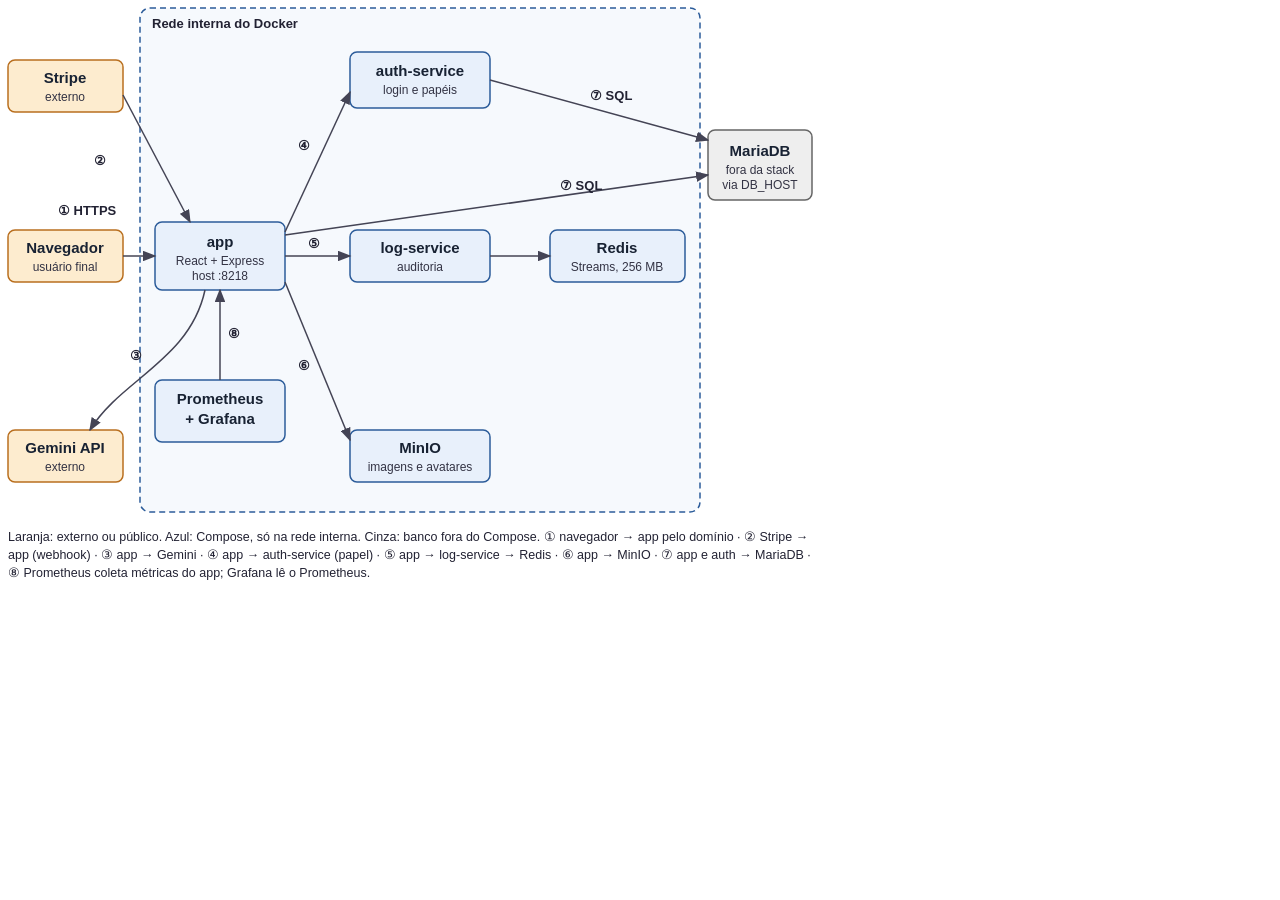
<file: relatorio-p2/diagramas/d1.html>
<!doctype html><meta charset=utf-8><body style="margin:0;background:#fff;font-family:Arial;width:820px">
<svg width="820" height="520" viewBox="0 0 820 520" xmlns="http://www.w3.org/2000/svg" font-family="Arial">
<defs><marker id="a" markerWidth="9" markerHeight="7" refX="8" refY="3.5" orient="auto"><path d="M0,0 L9,3.5 L0,7 z" fill="#445"/></marker>
<style>.b{fill:#e8f0fb;stroke:#2c5c9a;stroke-width:1.5}.o{fill:#fdeccf;stroke:#b96f1f;stroke-width:1.5}.g{fill:#eee;stroke:#666;stroke-width:1.5}.t{font-size:15px;font-weight:bold;fill:#182233;text-anchor:middle}.s{font-size:12px;fill:#334;text-anchor:middle}.l{font-size:13px;fill:#223;font-weight:bold}.ln{stroke:#445;stroke-width:1.5;fill:none;marker-end:url(#a)}</style></defs>
<rect x="140" y="8" width="560" height="504" rx="10" fill="#f6f9fd" stroke="#2c5c9a" stroke-dasharray="6 4" stroke-width="1.5"/>
<text x="152" y="28" class="l" fill="#2c5c9a">Rede interna do Docker</text>
<rect class="o" x="8" y="60" width="115" height="52" rx="7"/><text x="65" y="83" class="t">Stripe</text><text x="65" y="101" class="s">externo</text>
<rect class="o" x="8" y="230" width="115" height="52" rx="7"/><text x="65" y="253" class="t">Navegador</text><text x="65" y="271" class="s">usuário final</text>
<rect class="o" x="8" y="430" width="115" height="52" rx="7"/><text x="65" y="453" class="t">Gemini API</text><text x="65" y="471" class="s">externo</text>
<rect class="b" x="155" y="222" width="130" height="68" rx="7"/><text x="220" y="247" class="t">app</text><text x="220" y="265" class="s">React + Express</text><text x="220" y="280" class="s">host :8218</text>
<rect class="b" x="350" y="52" width="140" height="56" rx="7"/><text x="420" y="76" class="t">auth-service</text><text x="420" y="94" class="s">login e papéis</text>
<rect class="b" x="350" y="230" width="140" height="52" rx="7"/><text x="420" y="253" class="t">log-service</text><text x="420" y="271" class="s">auditoria</text>
<rect class="b" x="350" y="430" width="140" height="52" rx="7"/><text x="420" y="453" class="t">MinIO</text><text x="420" y="471" class="s">imagens e avatares</text>
<rect class="b" x="550" y="230" width="135" height="52" rx="7"/><text x="617" y="253" class="t">Redis</text><text x="617" y="271" class="s">Streams, 256 MB</text>
<rect class="b" x="155" y="380" width="130" height="62" rx="7"/><text x="220" y="404" class="t">Prometheus</text><text x="220" y="424" class="t">+ Grafana</text>
<rect class="g" x="708" y="130" width="104" height="70" rx="7"/><text x="760" y="156" class="t">MariaDB</text><text x="760" y="174" class="s">fora da stack</text><text x="760" y="189" class="s">via DB_HOST</text>
<path class="ln" d="M123,256 L155,256"/><text x="58" y="215" class="l">① HTTPS</text>
<path class="ln" d="M123,95 L190,222"/><text x="94" y="165" class="l">②</text>
<path class="ln" d="M205,290 C190,360 120,380 90,430"/><text x="130" y="360" class="l">③</text>
<path class="ln" d="M285,232 L350,92"/><text x="298" y="150" class="l">④</text>
<path class="ln" d="M285,256 L350,256"/><text x="308" y="248" class="l">⑤</text>
<path class="ln" d="M285,282 L350,440"/><text x="298" y="370" class="l">⑥</text>
<path class="ln" d="M490,256 L550,256"/>
<path class="ln" d="M285,235 L708,175"/><text x="560" y="190" class="l">⑦ SQL</text>
<path class="ln" d="M490,80 L708,140"/><text x="590" y="100" class="l">⑦ SQL</text>
<path class="ln" d="M220,380 L220,290"/><text x="228" y="338" class="l">⑧</text>
</svg>
<div style="font:12.5px Arial;padding:4px 8px;color:#223;line-height:1.45">Laranja: externo ou público. Azul: Compose, só na rede interna. Cinza: banco fora do Compose. ① navegador → app pelo domínio · ② Stripe → app (webhook) · ③ app → Gemini · ④ app → auth-service (papel) · ⑤ app → log-service → Redis · ⑥ app → MinIO · ⑦ app e auth → MariaDB · ⑧ Prometheus coleta métricas do app; Grafana lê o Prometheus.</div>
</file>
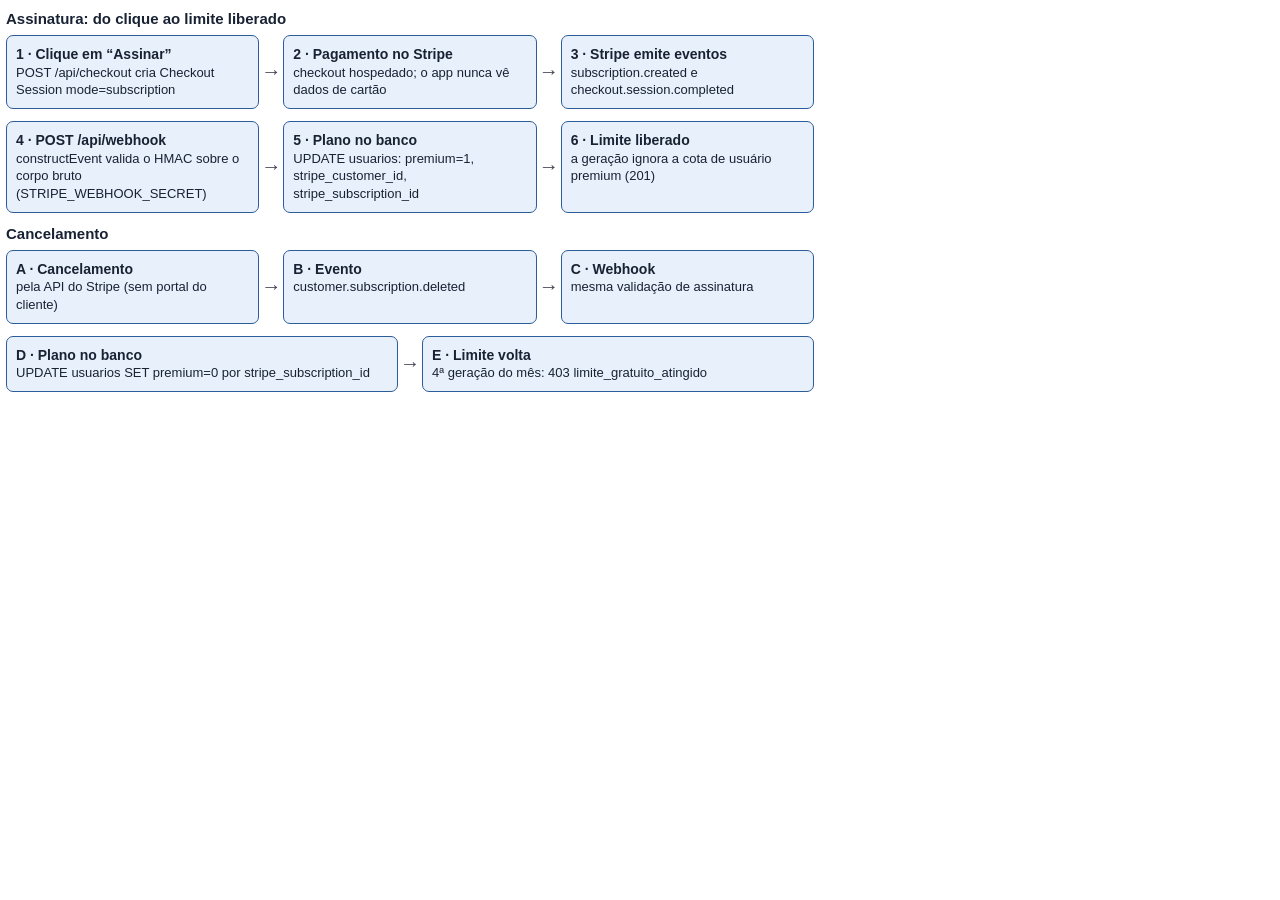
<file: relatorio-p2/diagramas/d2.html>
<!doctype html><meta charset=utf-8><style>body{margin:0;padding:6px;width:808px;font-family:Arial;background:#fff;color:#182233}.r{display:flex;margin-bottom:12px}.bx{flex:1;border:1.5px solid #2c5c9a;background:#e8f0fb;border-radius:7px;padding:9px;font-size:13px;line-height:1.35}.bx b{font-size:14px}.ar{width:24px;text-align:center;align-self:center;font-size:20px;color:#445}h4{margin:4px 0 8px;font-size:15px}.n{font-size:12.5px;color:#334;line-height:1.45}</style>
<h4>Assinatura: do clique ao limite liberado</h4><div class="r"><div class="bx"><b>1 · Clique em “Assinar”</b><br><span>POST /api/checkout cria Checkout Session mode=subscription</span></div><div class="ar">→</div><div class="bx"><b>2 · Pagamento no Stripe</b><br><span>checkout hospedado; o app nunca vê dados de cartão</span></div><div class="ar">→</div><div class="bx"><b>3 · Stripe emite eventos</b><br><span>subscription.created e checkout.session.completed</span></div></div><div class="r"><div class="bx"><b>4 · POST /api/webhook</b><br><span>constructEvent valida o HMAC sobre o corpo bruto (STRIPE_WEBHOOK_SECRET)</span></div><div class="ar">→</div><div class="bx"><b>5 · Plano no banco</b><br><span>UPDATE usuarios: premium=1, stripe_customer_id, stripe_subscription_id</span></div><div class="ar">→</div><div class="bx"><b>6 · Limite liberado</b><br><span>a geração ignora a cota de usuário premium (201)</span></div></div><h4>Cancelamento</h4><div class="r"><div class="bx"><b>A · Cancelamento</b><br><span>pela API do Stripe (sem portal do cliente)</span></div><div class="ar">→</div><div class="bx"><b>B · Evento</b><br><span>customer.subscription.deleted</span></div><div class="ar">→</div><div class="bx"><b>C · Webhook</b><br><span>mesma validação de assinatura</span></div></div><div class="r"><div class="bx"><b>D · Plano no banco</b><br><span>UPDATE usuarios SET premium=0 por stripe_subscription_id</span></div><div class="ar">→</div><div class="bx"><b>E · Limite volta</b><br><span>4ª geração do mês: 403 limite_gratuito_atingido</span></div></div>
</file>
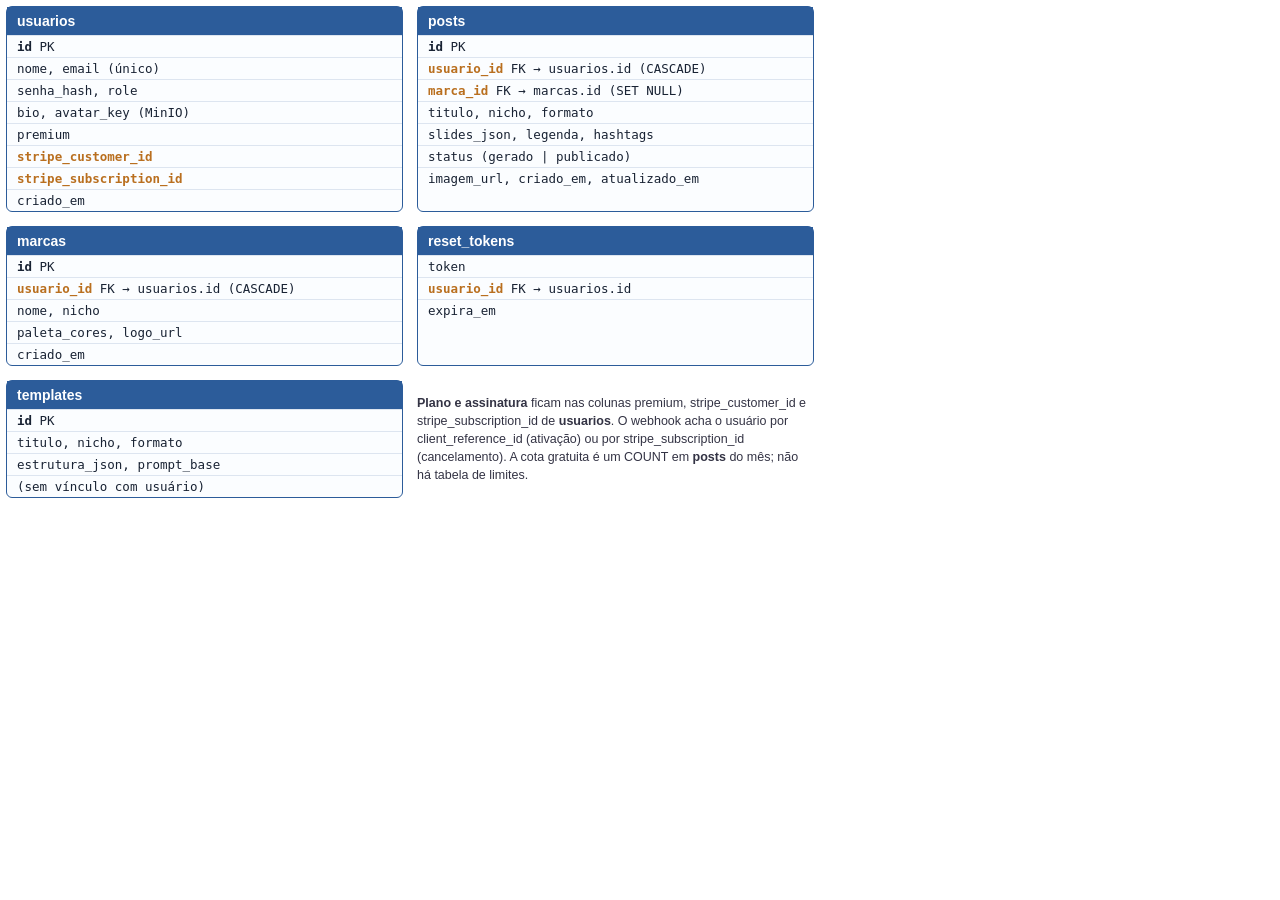
<file: relatorio-p2/diagramas/d3.html>
<!doctype html><meta charset=utf-8><style>body{margin:0;padding:6px;width:808px;font-family:Arial;background:#fff;color:#182233}.g{display:grid;grid-template-columns:1fr 1fr;gap:14px}.tb{border:1.5px solid #2c5c9a;border-radius:6px;font:12.5px monospace;background:#fbfdff}.h{background:#2c5c9a;color:#fff;font:bold 14px Arial;padding:6px 10px}.c{padding:3px 10px;border-top:1px solid #dde5f0}.fk{color:#b96f1f;font-weight:bold}.n{font:12.5px Arial;color:#334;line-height:1.45;align-self:center}</style>
<div class="g"><div class="tb"><div class="h">usuarios</div><div class="c"><b>id</b> PK</div><div class="c">nome, email (único)</div><div class="c">senha_hash, role</div><div class="c">bio, avatar_key (MinIO)</div><div class="c">premium</div><div class="c"><span class=fk>stripe_customer_id</span></div><div class="c"><span class=fk>stripe_subscription_id</span></div><div class="c">criado_em</div></div>
<div class="tb"><div class="h">posts</div><div class="c"><b>id</b> PK</div><div class="c"><span class=fk>usuario_id</span> FK → usuarios.id (CASCADE)</div><div class="c"><span class=fk>marca_id</span> FK → marcas.id (SET NULL)</div><div class="c">titulo, nicho, formato</div><div class="c">slides_json, legenda, hashtags</div><div class="c">status (gerado | publicado)</div><div class="c">imagem_url, criado_em, atualizado_em</div></div>
<div class="tb"><div class="h">marcas</div><div class="c"><b>id</b> PK</div><div class="c"><span class=fk>usuario_id</span> FK → usuarios.id (CASCADE)</div><div class="c">nome, nicho</div><div class="c">paleta_cores, logo_url</div><div class="c">criado_em</div></div>
<div class="tb"><div class="h">reset_tokens</div><div class="c">token</div><div class="c"><span class=fk>usuario_id</span> FK → usuarios.id</div><div class="c">expira_em</div></div>
<div class="tb"><div class="h">templates</div><div class="c"><b>id</b> PK</div><div class="c">titulo, nicho, formato</div><div class="c">estrutura_json, prompt_base</div><div class="c">(sem vínculo com usuário)</div></div>
<div class="n"><b>Plano e assinatura</b> ficam nas colunas premium, stripe_customer_id e stripe_subscription_id de <b>usuarios</b>. O webhook acha o usuário por client_reference_id (ativação) ou por stripe_subscription_id (cancelamento). A cota gratuita é um COUNT em <b>posts</b> do mês; não há tabela de limites.</div></div>
</file>
